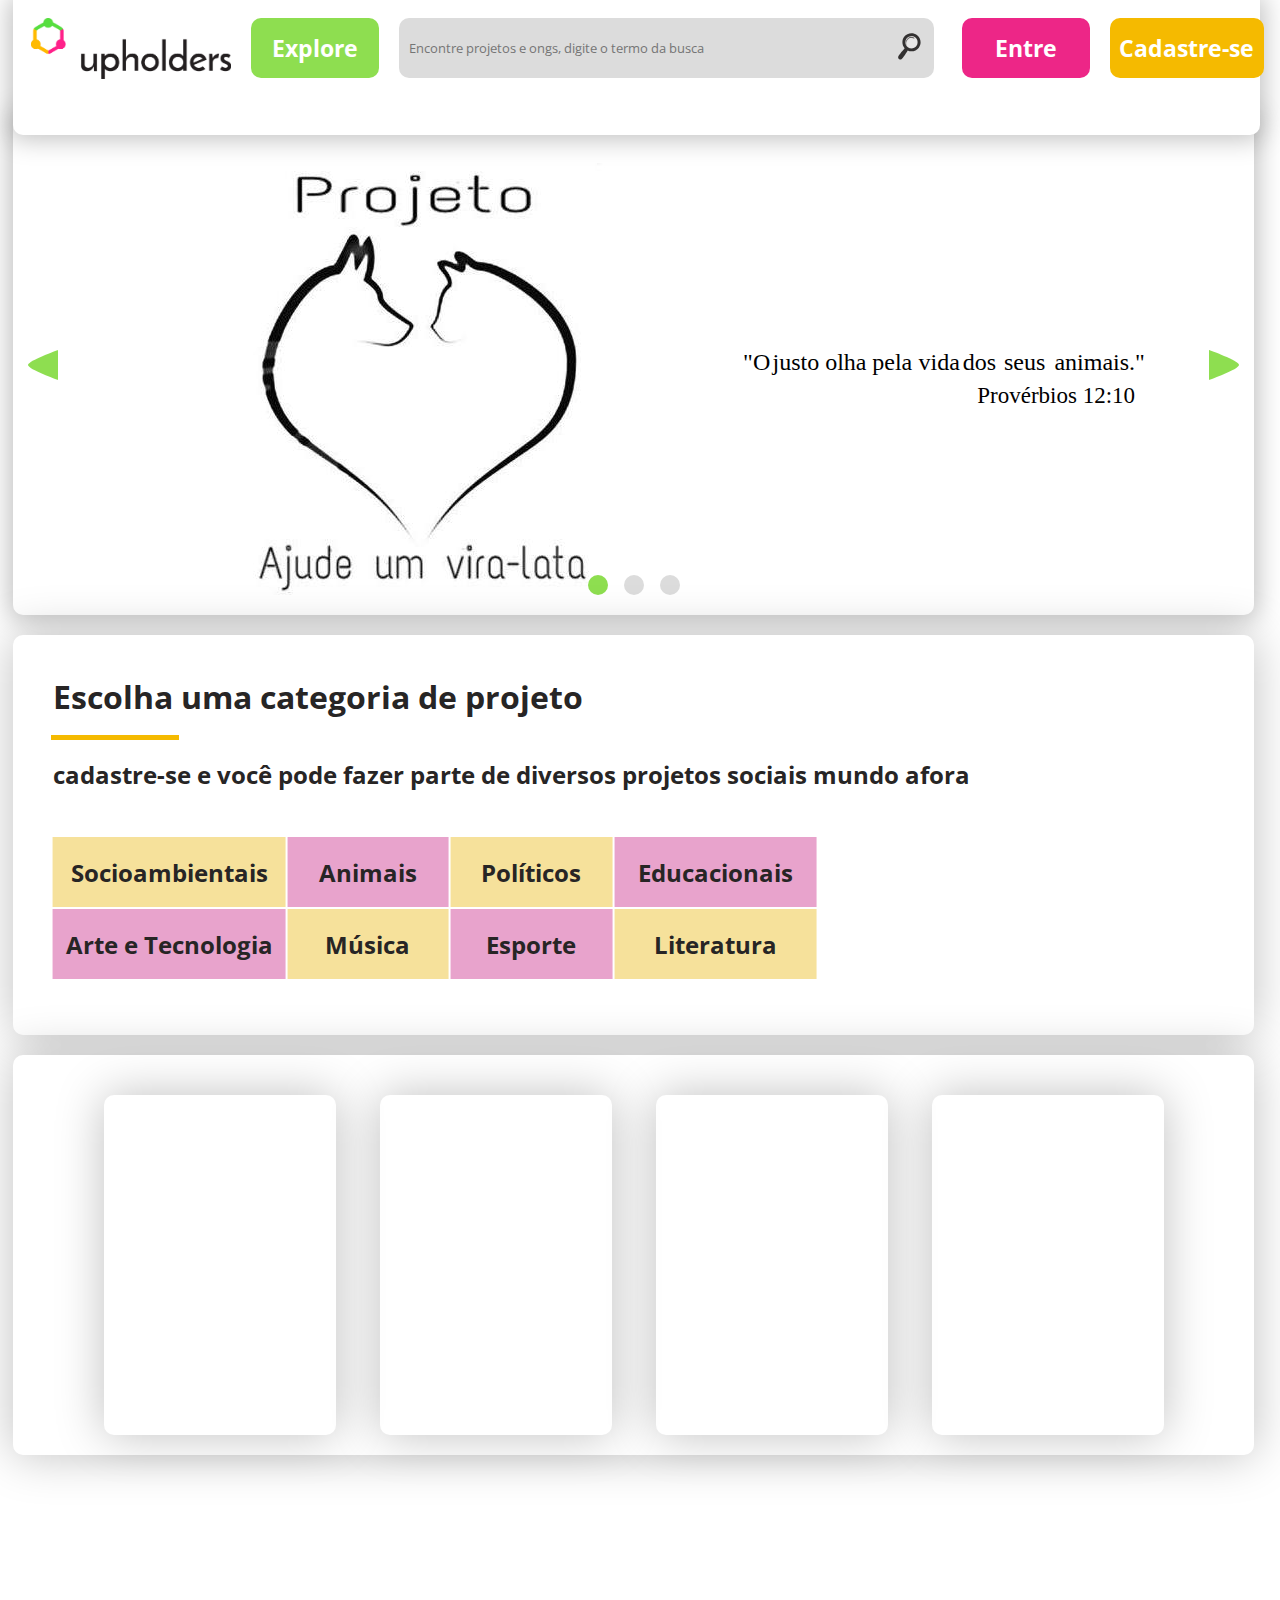
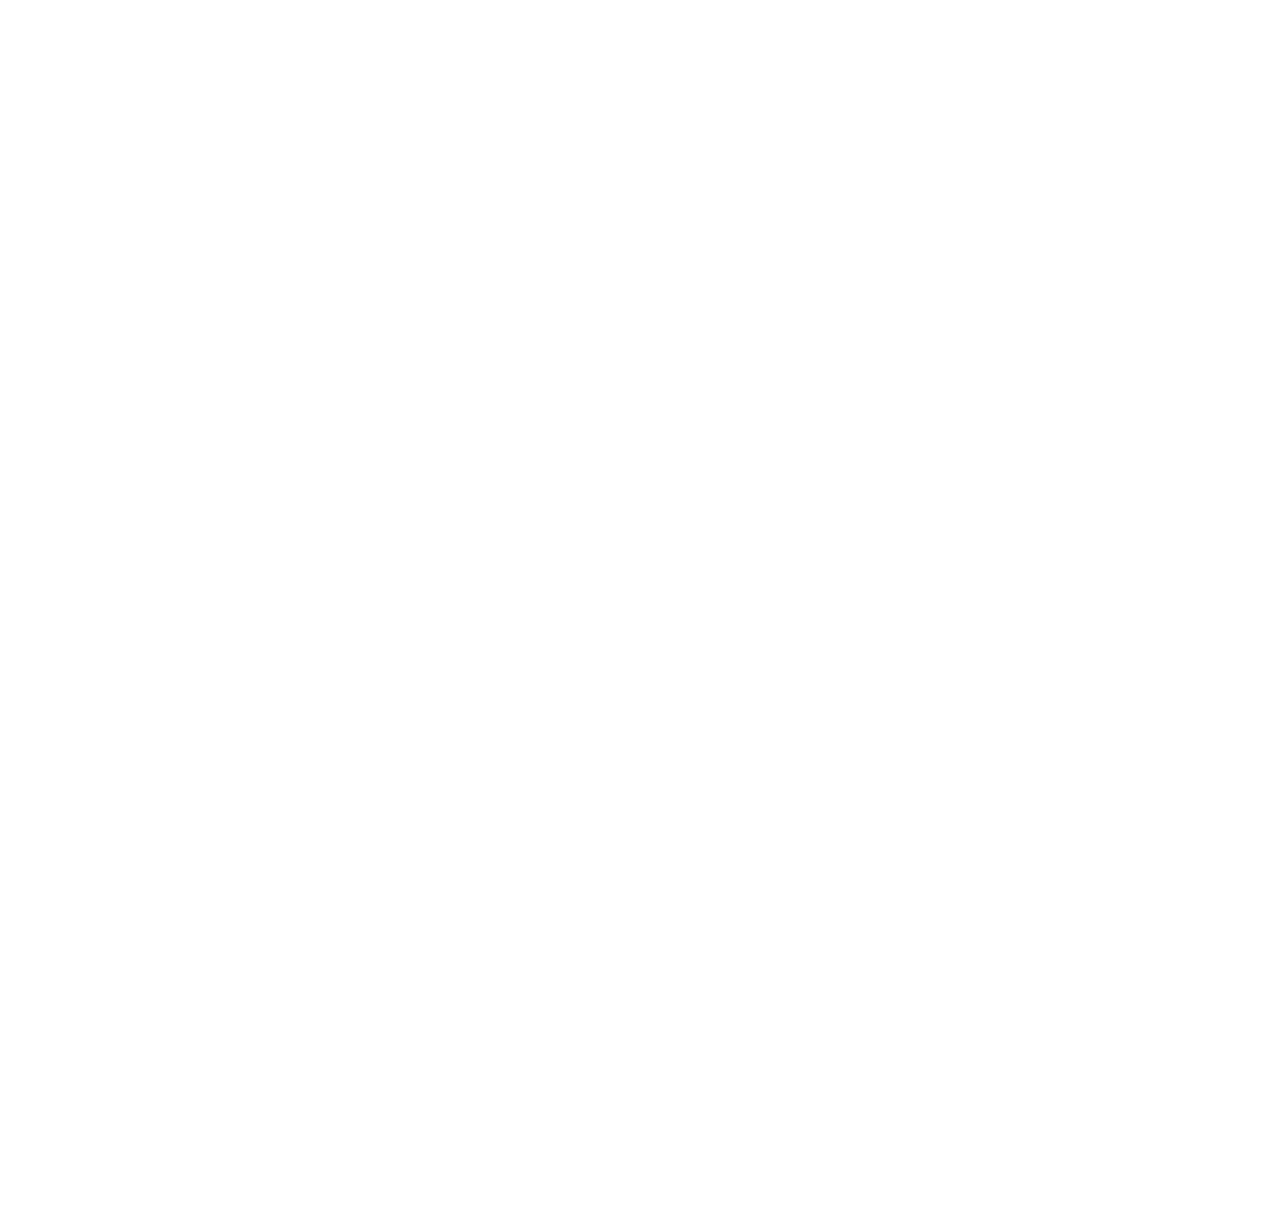
<file: index.html>
<!DOCTYPE html>
<html>
<head>
	<meta charset="utf-8">
	<!-- <meta name="viewport" content="width=device-width, initial-scale=1"> -->
	<meta http-equiv="X-UA-Compatible" content="IE=edge">
	<title>Upholders</title>
	<link href="https://fonts.googleapis.com/css?family=Open+Sans" rel="stylesheet">
	<link rel="stylesheet" href="homepage.css">
</head>
<body>
	<header id="header">
		<div id="header_content">
			<img id="marca" src="marca.png" width="200px">
        <ul id="header_lista">
            <li class="li" id="botao_explore">
            	<div id="textobotao1">
                	Explore
            	</div>
            	<div>
					<ul class="dropdown-content" id="ddct">
						<lh><h2>Categorias de projetos</h2></lh>
						<li>Socioambientais</li>
						<li>Animais</li>
						<li>Políticos</li>
						<li>Educacionais</li>
						<li>Arte e Tecnologia</li>
						<li>Música</li>
						<li>Esporte</li>
						<li>Literatura</li>
					</ul>		
				</div>
            </li>
            <li  class="li"  id="barra_pesquisa">
                <input id="texto_pesquisa" type="text" placeholder="Encontre projetos e ongs, digite o termo da busca" required>
                <button id="botao_pesquisa" type="submit"><img src="iconlupa.svg" width="30px;"></button>
            </li>
            <li  class="li"  id="botao_login">
            	<div id="textobotao2">
                	Entre
            	</div>
            </li>
            <li  class="li" id="botao_cadastre">
            	<div id="textobotao3">
                	Cadastre-se
            	</div>
            </li>
        </ul>
		</div>
    </header>
    <div id="content">
<!--     	<h2> Projetos próximos a você </h2> -->
		<div class="slider">
			<img class="active" src="banner_1.svg" width="1310px" alt="">
			<img src="banner_2.png" alt="" width="1310px">
			<img src="banner.jpg" alt="" width="880px">
			<div class="arrow" id="right"></div>
			<div class="arrow" id="left"></div>
			<div class="overlay">
				<div class="dot active"></div>
				<div class="dot"></div>
				<div class="dot"></div>
			</div>
			<!-- <div class="arrow right"></div> -->
		</div>
        <div class="categorias">
            <h1>Escolha uma categoria de projeto</h1>
            <h2>cadastre-se e você pode fazer parte de diversos projetos sociais mundo afora</h2>
                <div id="linha_expande">
                    
                </div>
            <table class="table1">
                <tr>
                    <td class="laranja">Socioambientais</th>
                    <td class="rosa">Animais</th>
                    <td class="laranja">Políticos</th>
                    <td class="rosa">Educacionais</th>
                </tr>
                <tr>
                    <td class="rosa">Arte e Tecnologia</td>
                    <td class="laranja">Música</td>
                    <td class="rosa">Esporte</td>
                    <td class="laranja">Literatura</td>
                </tr>
                </table>
        </div>
        <div id="cards_projetos">
            <div class="cards">
                
            </div>
            <div class="cards">
                
            </div>
            <div class="cards">
                
            </div>
            <div class="cards">
                
            </div>
        </div>
	</div>
</body>
<script type="text/javascript">
	let botaoLeft = document.querySelector(".arrow#left");
    let botaoRight = document.querySelector(".arrow#right");
    let imagens = document.querySelectorAll(".slider img");
    let dots = document.querySelectorAll(".slider .overlay .dot");
    let current = 0;

    function nextSlide(){
        imagens[current].classList.remove("active");
        dots[current].classList.remove("active");
        current ++;            
        if(current > imagens.length-1){
            current=0;
        }
        imagens[current].classList.add("active");
        dots[current].classList.add("active");
    }
    function previousSlide(){
        imagens[current].classList.remove("active");
        dots[current].classList.remove("active");
        current --;
        if(current < 0){
            current = imagens.length -1;
        }
        imagens[current].classList.add("active");
        dots[current].classList.add("active");
    }
    function goToSlide(i){
        imagens[current].classList.remove("active");
        dots[current].classList.remove("active");
        current = i;
        imagens[current].classList.add("active");
        dots[current].classList.add("active");
    }
    botaoRight.addEventListener("click", nextSlide);
    botaoLeft.addEventListener("click", previousSlide);
    for(let j=0; j<dots.length; j++){
        dots[j].addEventListener("click", function(){goToSlide(j)});
    }
    setInterval(nextSlide,5000);

    window.onscroll = function() {retraiHeader(), cresce_linha()};

	function retraiHeader() {
    	if (document.body.scrollTop > 50 || document.documentElement.scrollTop > 50) {
    	    document.getElementById("header").className = "retraido";
    	    document.getElementById("botao_explore").style.fontSize= "10pt";
    	    document.getElementById("botao_login").style.fontSize= "10pt";
    	    document.getElementById("botao_cadastre").style.fontSize= "10pt";
    	    document.getElementById("texto_pesquisa").style.height= "35px";
            document.getElementById("texto_pesquisa").style.width= "43vw";
            document.getElementById("barra_pesquisa").style.width= "50vw";
    	    document.getElementById("botao_pesquisa").style.height= "35px";
    	    document.getElementById("botao_explore").style.height= "35px";
    	    document.getElementById("botao_login").style.height= "35px";
    	    document.getElementById("botao_cadastre").style.height= "35px";
    	    document.getElementById("textobotao1").style.marginTop= "8px";
    	    document.getElementById("textobotao2").style.marginTop= "8px";
    	    document.getElementById("textobotao3").style.marginTop= "8px";
    	    document.getElementById("ddct").style.marginTop= "9px";
    	} 
    	else {
        	document.getElementById("header").className = "";
        	document.getElementById("botao_explore").style.fontSize= "17pt";
        	document.getElementById("botao_login").style.fontSize= "17pt";
   	    	document.getElementById("botao_cadastre").style.fontSize= "17pt";
    		document.getElementById("texto_pesquisa").style.height= "60px";
            document.getElementById("texto_pesquisa").style.width= "37vw";
            document.getElementById("barra_pesquisa").style.width= "44vw";
    		document.getElementById("botao_pesquisa").style.height= "60px";
    		document.getElementById("botao_explore").style.height= "60px";
    	    document.getElementById("botao_login").style.height= "60px";
    	    document.getElementById("botao_cadastre").style.height= "60px";
    	    document.getElementById("textobotao1").style.marginTop= "15px";
    	    document.getElementById("textobotao2").style.marginTop= "15px";
    	    document.getElementById("textobotao3").style.marginTop= "15px";
            document.getElementById("ddct").style.marginTop= "14px";
    	}
	}
    function cresce_linha() {
        if (document.body.scrollTop > 400 || document.documentElement.scrollTop > 400) {
        document.getElementById("linha_expande").style.width = "63vw";
        } else {
        document.getElementById("linha_expande").style.width = "10vw";
    }
}
</script>
</html>
</file>
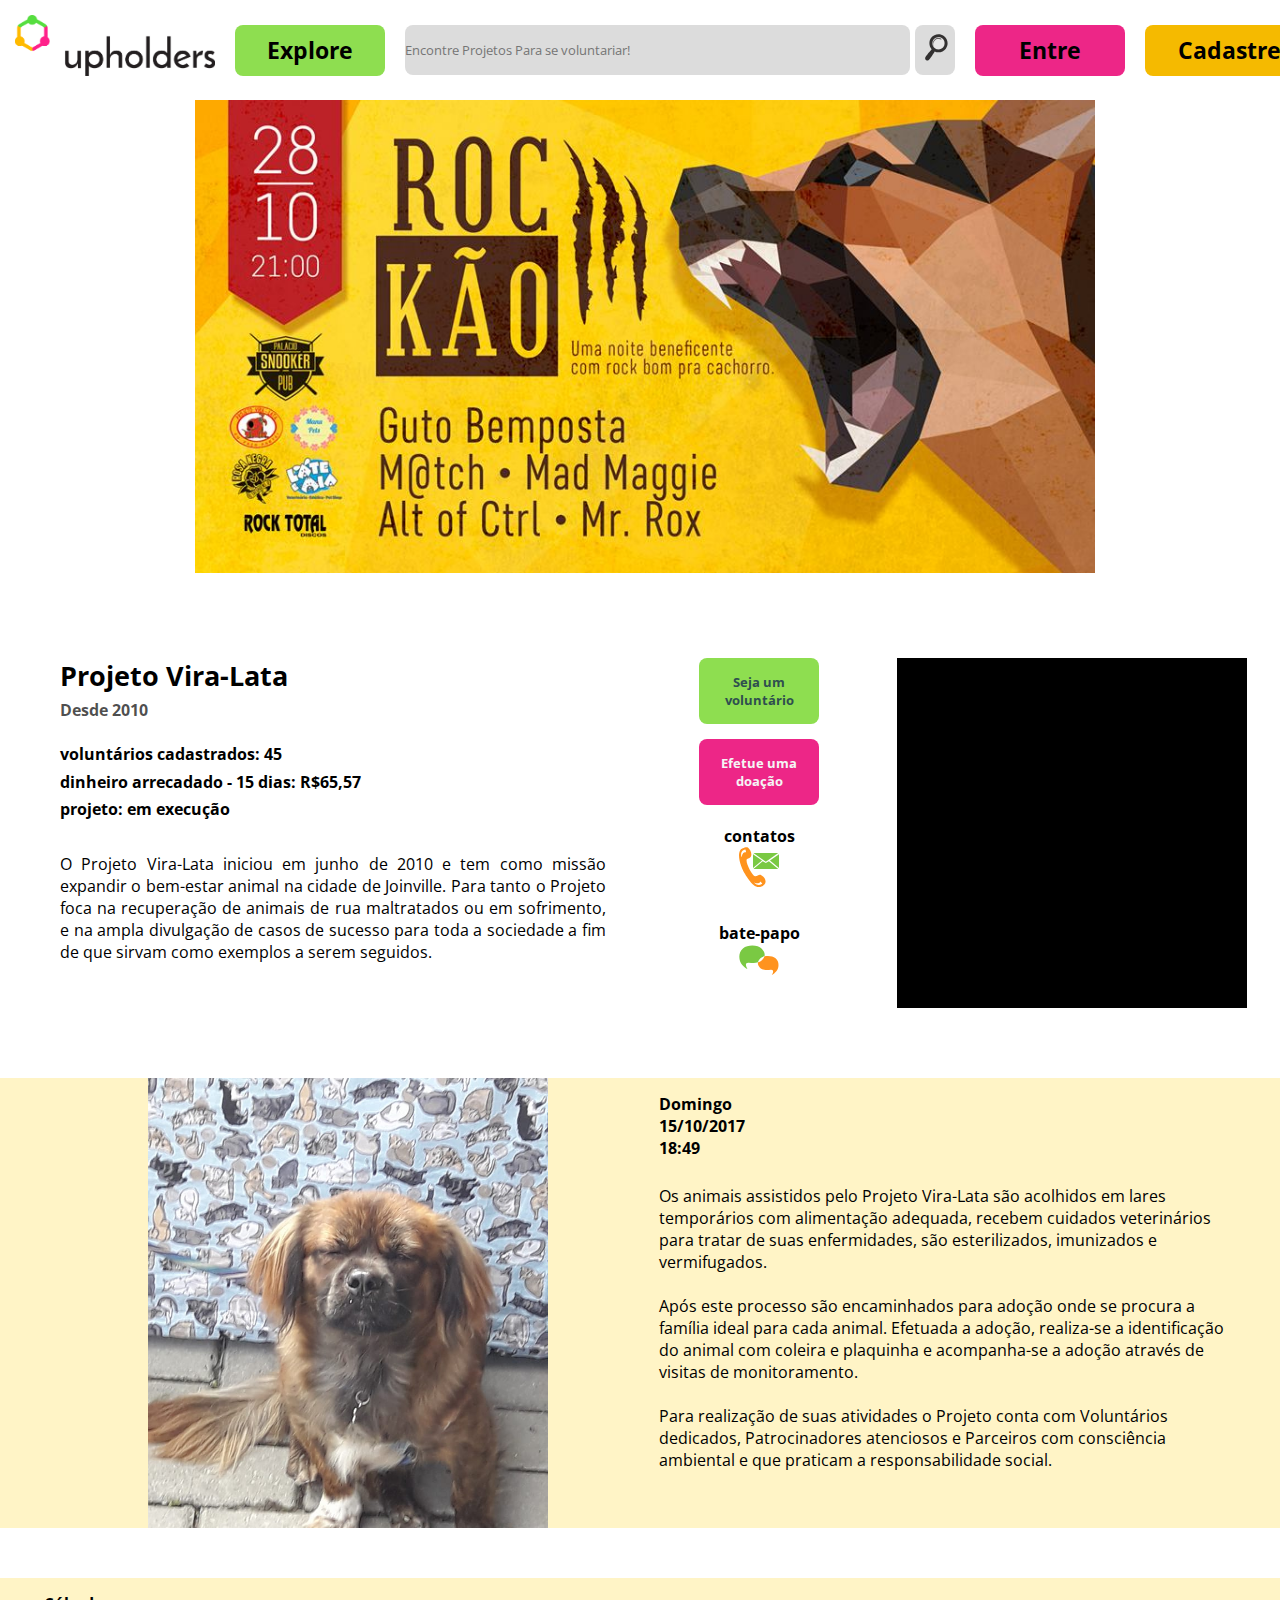
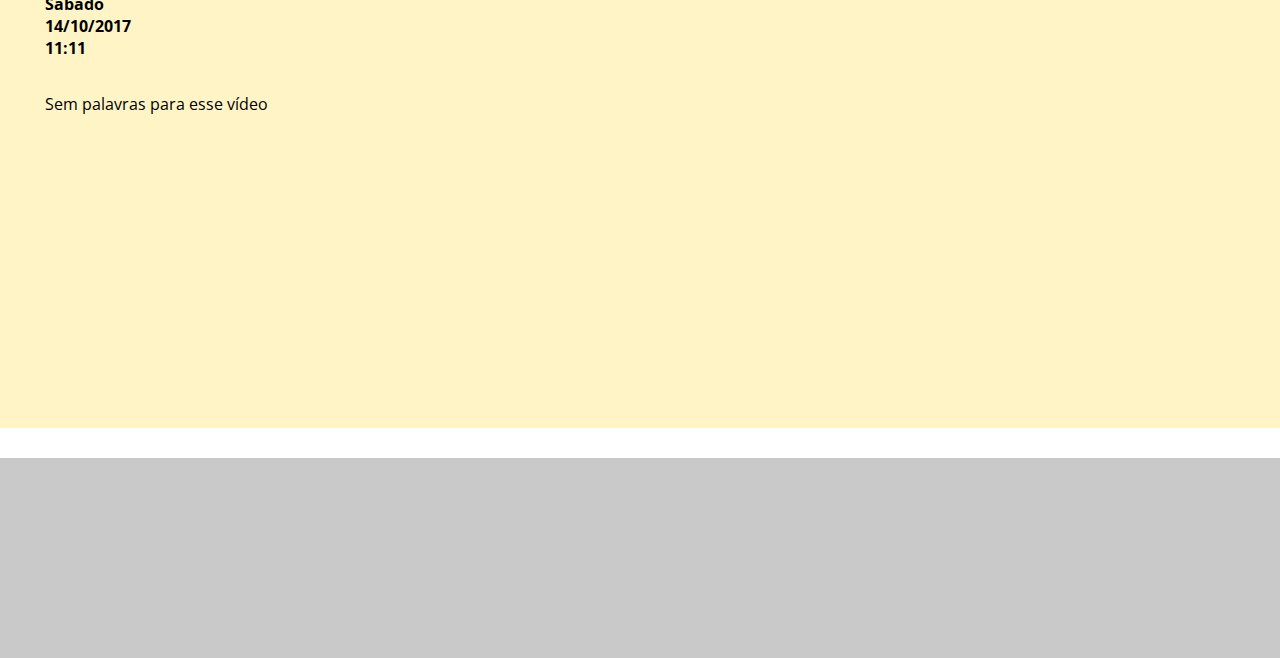
<file: ajude_um_viralata.html>
<!DOCTYPE html>
<html lang="en">
<head>
    <meta charset="UTF-8">
    <link href="https://fonts.googleapis.com/css?family=Open+Sans" rel="stylesheet">
    <title>Projeto Vira-lata</title>
    <LINK rel="stylesheet" type="text/css" href="ajude_um_viralata.css">
</head>
<body>
    <header>
        <img id="marca" src="marca.png" width="200px">
        <ul id="header_lista">
            <li id="botao_explore">
                <div>
                    Explore
                </div>
            </li>
            <li  id="barra_pesquisa">
                <input id="texto_pesquisa" type="text" placeholder="Encontre Projetos Para se voluntariar!" required>
                <button id="botao_pesquisa" type="submit"><img src="iconlupa.svg" width="30px;"></button>
            </li>
            <li  id="botao_login">
                <div>
                    Entre
                </div>
            </li>
            <li id="botao_cadastre">
                <div>
                    Cadastre-se
                </div>
            </li>
        </ul>
    </header>
    <div id="div_banner"><img id="banner" src="banner.jpg" width="900px"></div>
    <div class="info">
        <div id="informacoes">
        	<div id="nome_projeto">Projeto Vira-Lata<span>Desde 2010</span></div>
        	<div id="info_projeto">
             <span id="span_a">voluntários cadastrados: 45</span>
             <span id="span_b">dinheiro arrecadado - 15 dias: R$65,57</span>
             <span id="span_c">projeto: em execução</span>
            </div>
        	<div id="sobre">
             <span>
                 O Projeto Vira-Lata iniciou em junho de 2010 e tem como missão expandir o bem-estar animal na cidade de Joinville. Para tanto o Projeto foca na recuperação de animais de rua maltratados ou em sofrimento, e na ampla divulgação de casos de sucesso para toda a sociedade a fim de que sirvam como exemplos a serem seguidos.
             </span>   
            </div>
        </div>
        <div id="contato">
            <button id="botao_voluntariar">Seja um voluntário</button><br>
            <button id="botao_doar">Efetue uma doação</button><br>
            <div class="contacticon">
                <span>contatos</span><br>
                <img src="contacticon-01.svg" width="40px">
            </div>
            <div class="contacticon">
                <span>bate-papo</span><br>
                <img src="contacticon-02.svg" width="40px">
            </div>
        </div>
        <div id="mapa">
        	<iframe width="350px" height="350px" frameborder="0" style="border:0" src="https://www.google.com/maps/embed/v1/place?q=place_id:ChIJQS0h7huevgcRN-WNAgdHW3A&key=AIzaSyD1rxZHBj-0QJ41hxfcaI2rnqqe9QmfyNE" allowfullscreen></iframe>
        </div>
    </div>
    <div class="conteudo">
        <div id="img_content">
            <img src="cao1.jpg" width="400px">
        </div>
        <div id="txt_content">
            <div id="data">
                <b>Domingo<br>
                15/10/2017<br>
                18:49</b>
            </div>
            <span>Os animais assistidos pelo Projeto Vira-Lata são acolhidos em lares temporários com alimentação adequada, recebem cuidados veterinários para tratar de suas enfermidades, são esterilizados, imunizados e vermifugados.<br><br>Após este processo são encaminhados para adoção onde se procura a família ideal para cada animal. Efetuada a adoção, realiza-se a identificação do animal com coleira e plaquinha e acompanha-se a adoção através de visitas de monitoramento.<br><br>
            Para realização de suas atividades o Projeto conta com Voluntários dedicados, Patrocinadores atenciosos e Parceiros com consciência ambiental e que praticam a responsabilidade social.</span>
        </div>
    </div>
    <div class="conteudo">
        <div id="txt_content2">
            <div id="data">
                <b>Sábado<br>
                14/10/2017<br>
                11:11</b>
            </div>
            <span>Sem palavras para esse vídeo</span>
        </div>
        <div id="vid_content">
            <iframe src="https://player.vimeo.com/video/59594168" width="480" height="320" frameborder="0" webkitallowfullscreen mozallowfullscreen allowfullscreen></iframe>
        </div>
    </div>
    <footer>
        
    </footer>
</body>
</html>
</file>
<file: homepage.css>
*{
	margin: 0;
	padding: 0;
	font-family: 'Open Sans', sans-serif;
}

header{
	width: 96vw;
	height: 13vh;
	padding-top: 2vh;
	padding-left: 2vh;
	display: inline-block;
	margin-left: 1vw;
	margin-right: 1vw;
	position: fixed;
	top: 0;
    background-color: white;
    border-radius: 0px 0px 10px 10px;
    box-shadow: 0px 0px 26px 4px rgba(0,0,0,0.25);
    z-index: 100;
    transition: height .3s;
}
.retraido{
	height: 8vh
}
	.retraido>div>img{
		width: 100px;
	}
#header_content{
	height: 60px;
	position: relative;
	transition: height .3s;
}
#marca{
	cursor: pointer;
	transition: width .3s;
}
#header_lista{
	position: absolute;
	list-style: none;
	display: inline-flex;
}
.li{
	text-align: center;
	position: relative;
	font-size: 17pt;
	font-weight: bold;
	color: white;
	display: inline-block;
	border-radius: 10px 10px 10px 10px;
	transition: height .3s;
	transition: font-size .3s;
}
#textobotao1, #textobotao2, #textobotao3{
	margin-top: 15px;
	transition: margin-top .3s;
}

#barra_pesquisa{
	margin-left: 20px;
	width: 44vw;
	transition: width 0.5s;
}
#texto_pesquisa, #botao_pesquisa{
	position: relative;
	float: left;
	height: 60px;
	border: none;
	outline: none;
	background-color: #dcdcdc;
	transition: height .5s;
	transition: width 0.5s;
}
#texto_pesquisa{
	width: 37vw;
	text-align: left;
	padding-left: 10px;
	border-radius: 10px 00px 00px  10px ;
}
#botao_pesquisa{
	padding-top: 2px;
	border-radius: 0px 10px 10px  0px ;
	width: 4vw;
	cursor: pointer;
}
#botao_explore{
	cursor: pointer;
	width: 10vw;
	background-color: #8ede50;
	margin-left: 20px;
	transition: height .3s;
}
	.dropdown-content{
		font-size: 15px;
		position: absolute;
		text-align: left;
		margin-top: 14px;
		width: 350px;
		padding: 16px;
    	visibility: hidden;
    	overflow: hidden;
    	max-height: 0;
    	z-index: 10;
    	list-style: none;
    	background-color: #8ede50;
    	border-radius: 0px 10px 10px  10px ;   	
	}
		#botao_explore:hover{
			border-radius: 10px 10px 0px  0px ;
			z-index: 99;
		}
		#botao_explore:hover .dropdown-content{
			visibility: visible;
    		max-height: 100vh;
    		transition: max-height .5s ease-in-out;
		}
		.dropdown-content > li{
			display: block;
			padding: 10px;
			text-decoration: none;
			color: black;
			border-radius: 10px 10px 10px  10px ;
			cursor: pointer;
		}
		.dropdown-content> li:hover{
    		background-color: #f5ba00;
		}
#botao_login{
	cursor: pointer;
	width: 10vw;
	background-color: #ed2687;
	transition: height .3s;
}
#botao_cadastre{
	cursor: pointer;
	width: 12vw;
	background-color: #f5ba00;
	margin-left: 20px;
	white-space: nowrap;
	transition: height .3s;
}
#content{
	width: 100%;
	height: 300vh;
	margin-top: 90px;
}
.slider{
	background-color: white;
	z-index: 11;
	box-shadow: 0px 0px 26px 4px rgba(0,0,0,0.25);
	margin-top: 115px;
	width: 97vw;
	margin-left: 1vw;
	height: 500px;
	position: relative;
	text-align:center;
	overflow: hidden;
	border-radius: 10px;
}
.slider img{
	display: none;	
}
@keyframes surgir{
	from {
		opacity: 0;
	}
	to{
		opacity: 1;
	}
}
.slider img.active{
	margin-top: 10px;
	display: inline-block;
	animation-name: surgir;
	animation-duration: .5s;
}
.arrow{
	position: absolute;
	top: 50%;
	transform: translate(0,-50%);

	cursor: pointer;
	user-select: none;
}
	#left{
		left: 15px;
		background-image: url('arrow_left.svg');
		width: 30px;
		height: 30px;
		background-size: cover;
	}
	#right{
		right: 15px;
		background-image: url('arrow_right.svg');
		width: 30px;
		height: 30px;
		background-size: cover;
	}
	.slider .overlay{
		padding: 15px 0px;
		width: 100%;
		position: absolute;
		margin-top: 20px;
		bottom: 0;
		text-align: center;
	}
	.slider .overlay .dot{
		width: 20px;
		height: 20px;
		background-color: #dcdcdc;
		border-radius: 50%;
		display: inline-block;
		margin: 0px 6px; 
		cursor: pointer;
	}
	.slider .overlay .dot.active{
		background-color: #8ede50;
	}
.categorias{
	position: relative;
	background-color: white;
	z-index: 11;
	box-shadow: 0px 0px 48px 0px rgba(0,0,0,0.25);
	border-radius: 10px;
	width: 97vw;
	margin-left: 1vw;
	height: 400px;
	margin-top: 20px;
	position: relative;
	text-align:center;
}
	.categorias>h1{
		float: left;
		margin: 40px 0 40px 40px;
		color: #272525;
	}
	.categorias>h2{
		float: left;
		margin: 0px 0 40px 40px;
		color: #272525;
	}
	#linha_expande{
		left: 3vw;
		top: 100px;
		height: .5vh;
		width: 10vw;
		transition: width 1s;
		background-color: #f5ba00;
		position: absolute;
	}
	.table1{
		position: absolute;
		left: 8%;
		transform: translate(-8%,0);
		width: 60vw;
		margin-top: 200px;
	}
		.table1 td{
			cursor: pointer;
			color: #272525;
			padding: 10px;
			width: 20vw;
			height: 50px;
			font-size: 18pt;
			font-weight: bold;
		}
		.rosa{
			background-color: #e8a3cc;
			transition: background-color, color .3s;
		}
			.rosa:hover{
				background-color: #dd4e9c;
				color: white;
			}
		.laranja{
			background-color: #f6e19b;
			transition: background-color, color .3s;
		}
			.laranja:hover{
				background-color: #f0c644;
				color: white;
			}
	#cards_projetos{
		position: relative;
		background-color: white;
		z-index: 11;
		box-shadow: 0px 0px 48px 0px rgba(0,0,0,0.25);
		border-radius: 10px;
		width: 97vw;
		margin-left: 1vw;
		height: 400px;
		margin-top: 20px;
		position: relative;
		text-align:center;
	}
		.cards{
			margin-right: 20px;
			margin-left: 20px;
			margin-top: 40px;
			padding: 20px;
			width: 15vw;
			height: 300px;
			display: inline-block;
			border-radius: 10px;
			box-shadow: 0px 0px 48px 0px rgba(0,0,0,0.25);
		}
</file>
<file: ajude_um_viralata.css>
*{
    margin: 0;
    padding:0;
    font-family: 'Open Sans', sans-serif;
}
header{
    width: 100%;
    height: 60px;
    position: fixed;
    padding: 15px 15px 15px 15px;
    background-color: white;
    z-index: 100;
}
#header_content{
    height: 60px;
    position: relative;
}
#marca{
    cursor: pointer;
}
#header_lista{
    position: absolute;
    list-style: none;
    display: inline-flex;
}
#header_lista>li{
    text-align: center;
    position: relative;
    font-size: 17pt;
    font-weight: bold;
    float: left;
    display: inline-block;
    border-radius: 8px 8px 8px 8px;
    margin-top: 10px;
}
#header_lista>li>div{
    padding: 10px;
}
#barra_pesquisa{
    margin-left: 20px;
    height: 40px;
    width: 550px;
}
#texto_pesquisa, #botao_pesquisa{
    border-radius: 8px 8px 8px 8px;
    position: relative;
    display: inline-block;
    float: left;
    height: 50px;
    border: none;
    outline: none;
    background-color: #dcdcdc;
}
#texto_pesquisa{
    width: 505px;
}
#botao_pesquisa{
    width: 40px;
    margin-left: 5px;
    cursor: pointer;
}
#botao_explore{
    cursor: pointer;
    width: 150px;
    background-color: #8ede50;
    margin-left: 20px;
}
#botao_login{
    cursor: pointer;
    width: 150px;
    background-color: #ed2687;
    margin-left: 20px;
}
#botao_cadastre{
    cursor: pointer;
    width: 200px;
    background-color: #f5ba00;
    margin-left: 20px;
}
#div_banner{
    padding-top: 100px;
    text-align: center;
}
#banner{
    margin-left: 10px
}
.info{
    width: 100%;
    height: 400px;
/*     background-color: #525051; */
    margin-top: 50px;
}
#informacoes{
    display: inline-block;
    position: relative;
    float: left;
    width: 45%;
    height: 350px;
    margin-top: 30px;
    margin-left: 45px;
/*     background-color: grey; */
}
    #nome_projeto{
        font-weight: bold;
        font-size: 20pt;
        position: absolute;
        width: 100%;
        height: 70px;
        margin-left: 15px;
    }
        #nome_projeto>span{
            display: block;
            font-size: 12pt;

            margin-top: 5px;
            color: rgba(0, 0, 0, 0.7)
        }
    #info_projeto{
        position: relative;
        width: 100%;
        height: 90px;
        margin-top: 80px;
    }
        #span_a{
            font-weight: bolder;
            margin-left: 15px;
            margin-top: 5px;
            position: absolute;
            display: block;
        }
        #span_b{
            font-weight: bolder;
            margin-left: 15px;
            margin-top:33px;
            position: absolute;
            display: block;
        }
        #span_c{
            font-weight: bolder;
            margin-left: 15px;
            margin-top: 60px;
            position: absolute;
            display: block;
        }

    #sobre{
        position: relative;
        margin-top: 10px;
        width: 100%;
        height: 170px;
    }
        #sobre>span{
            display: block;
            text-align: justify;
            position: absolute;

            margin: 15px 15px 0 15px;
        }
#contato{
    display: inline-block;
    position: relative;
    text-align: center;
    width: 20%;
    height: 350px;
    margin-top: 30px;
    margin-left: 10px;
    float: left;
}
    #botao_voluntariar{
        cursor: pointer;
        border: none;
        outline: none;
        background-color: #8ede50;
        color: darkslategrey;
        font-weight: bold;
        padding: 15px;
        border-radius: 8px;
        width: 120px;    }
    #botao_doar{
        font-weight: bold;
        cursor: pointer;
        outline: none;
        border: none;
        margin-top: 15px;
        background-color: #ed2687;
        color: whitesmoke;
        padding: 15px;
        border-radius: 8px;
        width: 120px;
    }
    .contacticon{
        cursor: pointer;
        margin-top: 10px;
        display: block;
        padding: 10px;
        border-radius: 8px;
    }
        .contacticon>span{
            padding: 5px;
            font-weight: bolder;
        }
#mapa{
    position: absolute;
    display: inline-block;
    background-color: black;
    width: 350px;
    height: 350px;
    margin-top: 30px;
    margin-left: 10px;
    float: left;
}
.conteudo{
    position: relative;
    background-color: #fff4c6;
    width: 100%;
    height: 450px;
    margin-top: 50px;
}
    #img_content{
        text-align: center;
        overflow: hidden;
        float: left;
        position: absolute;
        display: inline-block;
        width: 45%;
        height: 450px;
        margin-left: 60px;
    }
    #vid_content{
        text-align: center;
        overflow: hidden;
        float: left;
        position: absolute;
        display: inline-block;
        width: 45%;
        height: 450px;
        right: 60px;
        margin-top: 35px;
    }
    #data{
        position: absolute;
        display: inline-block;
        float: left;
    }
    #txt_content{
        position: absolute;
        display: inline-block;
        float: left;
        width: 45%;
        height: 450px;
        right: 45px;
        padding-top: 15px;
    }
        #txt_content>span{
            position: relative;
            float: left;
            margin-top: 10px;
            top: 50%;
            left: 50%;
            transform: translate(-50%, -50%);
        }
        #txt_content2{
        position: absolute;
        display: inline-block;
        float: left;
        width: 45%;
        height: 450px;
        left: 45px;
        padding-top: 15px;
    }
    #txt_content2>span{
        position: relative;
        float: left;
        margin-top: 100px;
    }
footer{
    width: 100%;
    height: 200px;
    background-color: #c9c9c9;
    margin-top: 30px;
}
</file>
